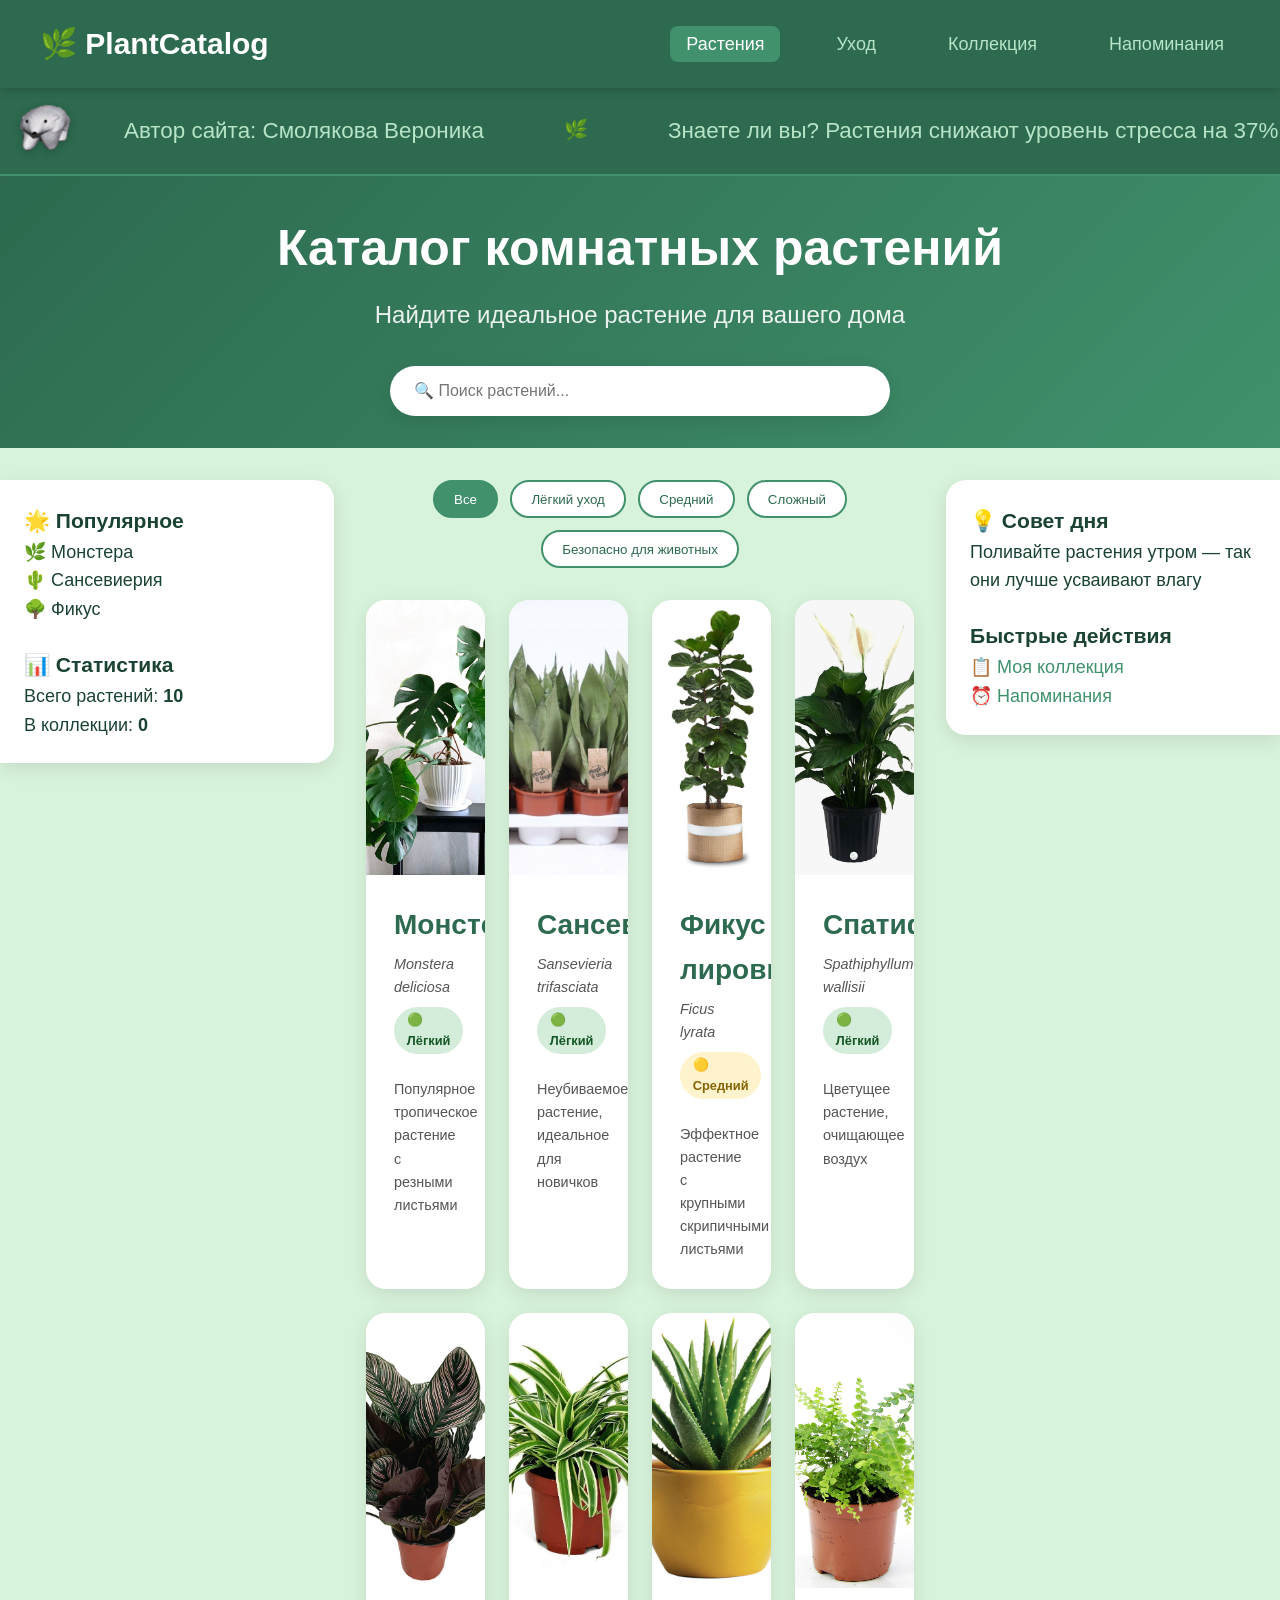
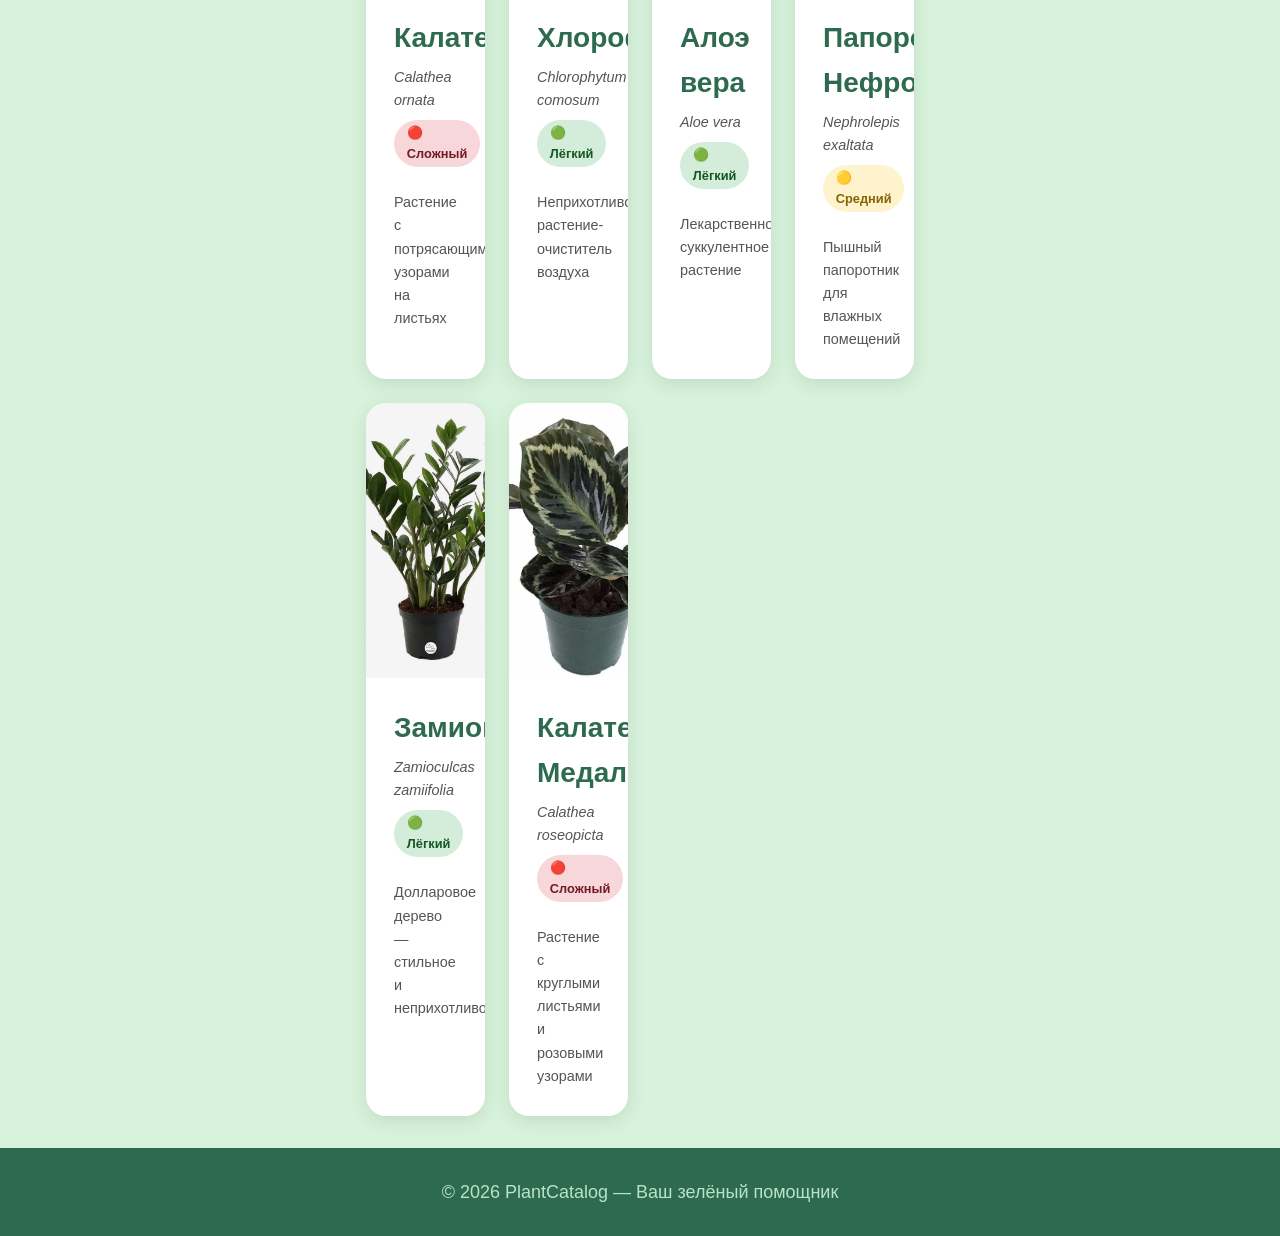
<file: index.html>
<!DOCTYPE html>
<html lang="ru">
<head>
    <meta charset="UTF-8">
    <meta name="viewport" content="width=device-width, initial-scale=1.0">
    <title> Каталог комнатных растений</title>
    <link rel="stylesheet" href="CSS/styles.css">
</head>
<body>
    <nav class="navbar">
        <div class="logo">🌿 PlantCatalog</div>
        <ul class="nav-links">
            <li><a href="index.html" class="active">Растения</a></li>
            <li><a href="care.html">Уход</a></li>
            <li><a href="collection.html">Коллекция</a></li>
            <li><a href="reminders.html">Напоминания</a></li>
        </ul>
        <button class="burger" onclick="toggleMenu()">☰</button>
    </nav>

    <div class="ticker-wrap">
        <div class="ticker">
            <div class="ticker-gif">
                <img src="images/polar_bear.gif" alt="pulling">
            </div>
            <div class="ticker-item">Автор сайта: Смолякова Вероника</div>
            <div class="ticker-item"><span class="sep">🌿</span></div>
            <div class="ticker-item">Знаете ли вы? Растения снижают уровень стресса на 37%</div>
            <div class="ticker-item"><span class="sep">🌿</span></div>
            <div class="ticker-item">Поливайте растения утром — так они лучше усваивают влагу</div>
            <div class="ticker-item"><span class="sep">🌿</span></div>
            <div class="ticker-item">Монстера может вырасти до 3 метров в домашних условиях</div>
            <div class="ticker-item"><span class="sep">🌿</span></div>
            <div class="ticker-item">Большинство растений любят яркий рассеянный свет, а не прямые лучи</div>
            <div class="ticker-item"><span class="sep">🌿</span></div>
            <div class="ticker-item">Папоротники отлично увлажняют воздух в комнате</div>
            <div class="ticker-item"><span class="sep">🌿</span></div>
            <div class="ticker-item">Удобряйте растения только в период роста — весной и летом</div>
            <div class="ticker-item"><span class="sep">🌿</span></div>
        </div>
    </div>

    <header class="hero">
        <h1>Каталог комнатных растений</h1>
        <p>Найдите идеальное растение для вашего дома</p>
        <div class="search-box">
            <input type="text" id="searchInput" placeholder="🔍 Поиск растений..." oninput="filterPlants()">
        </div>
    </header>

    <main class="main-layout">
        <!-- Левый сайдбар -->
        <aside class="sidebar">
            <h3>🌟 Популярное</h3>
            <div class="sidebar-item">🌿 Монстера</div>
            <div class="sidebar-item">🌵 Сансевиерия</div>
            <div class="sidebar-item">🌳 Фикус</div>
    
            <h3 style="margin-top:1.5rem;">📊 Статистика</h3>
            <div class="sidebar-item">Всего растений: <strong>10</strong></div>
            <div class="sidebar-item">В коллекции: <strong id="sidebarCount">0</strong></div>
        </aside>
    
        <!-- Центральный контент -->
        <div class="main-content">
            <div class="filter-bar">
                <button class="filter-btn active" data-filter="all">Все</button>
                <button class="filter-btn" data-filter="easy">Лёгкий уход</button>
                <button class="filter-btn" data-filter="medium">Средний</button>
                <button class="filter-btn" data-filter="hard">Сложный</button>
                <button class="filter-btn" data-filter="pet-safe">Безопасно для животных</button>
            </div>
    
            <div class="plant-grid" id="plantGrid"></div>
        </div>
    
        <!-- Правый сайдбар -->
        <aside class="sidebar">
            <h3>💡 Совет дня</h3>
            <div class="sidebar-item" id="dailyTip">
                Поливайте растения утром — так они лучше усваивают влагу
            </div>
            <h3 style="margin-top:1.5rem;">Быстрые действия</h3>
            <a href="collection.html" class="sidebar-item" style="text-decoration:none;color:var(--green-mid);display:block;">
                📋 Моя коллекция
        </a>
        <a href="reminders.html" class="sidebar-item" style="text-decoration:none;color:var(--green-mid);display:block;">
                ⏰ Напоминания
        </a>
        </aside>
    </main>

    <footer>
        <p>© 2026 PlantCatalog — Ваш зелёный помощник </p>
    </footer>

    <script src="app.js"></script>
    <script>
        document.addEventListener('DOMContentLoaded', () => {
            renderPlantGrid(plants);
            setupFilters();
            renderCollection();
        });
    </script>
</body>
</html>
</file>
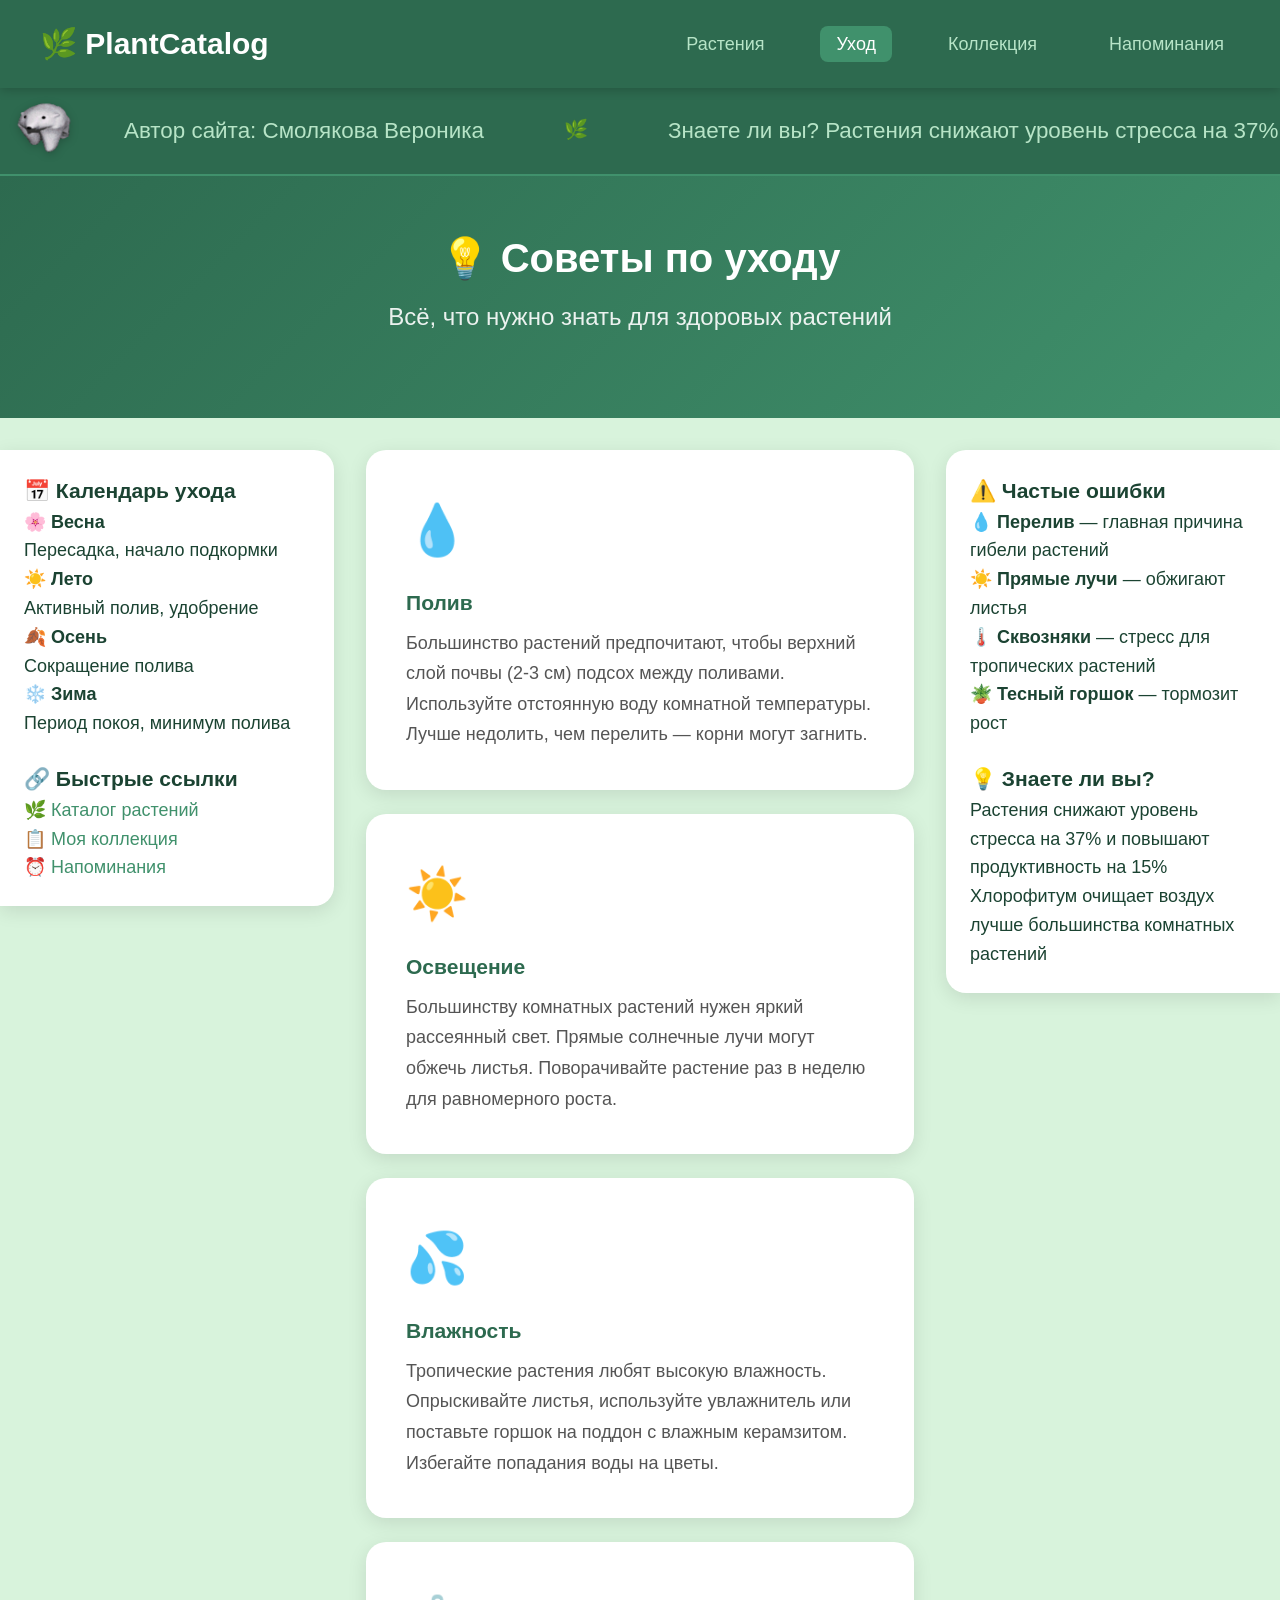
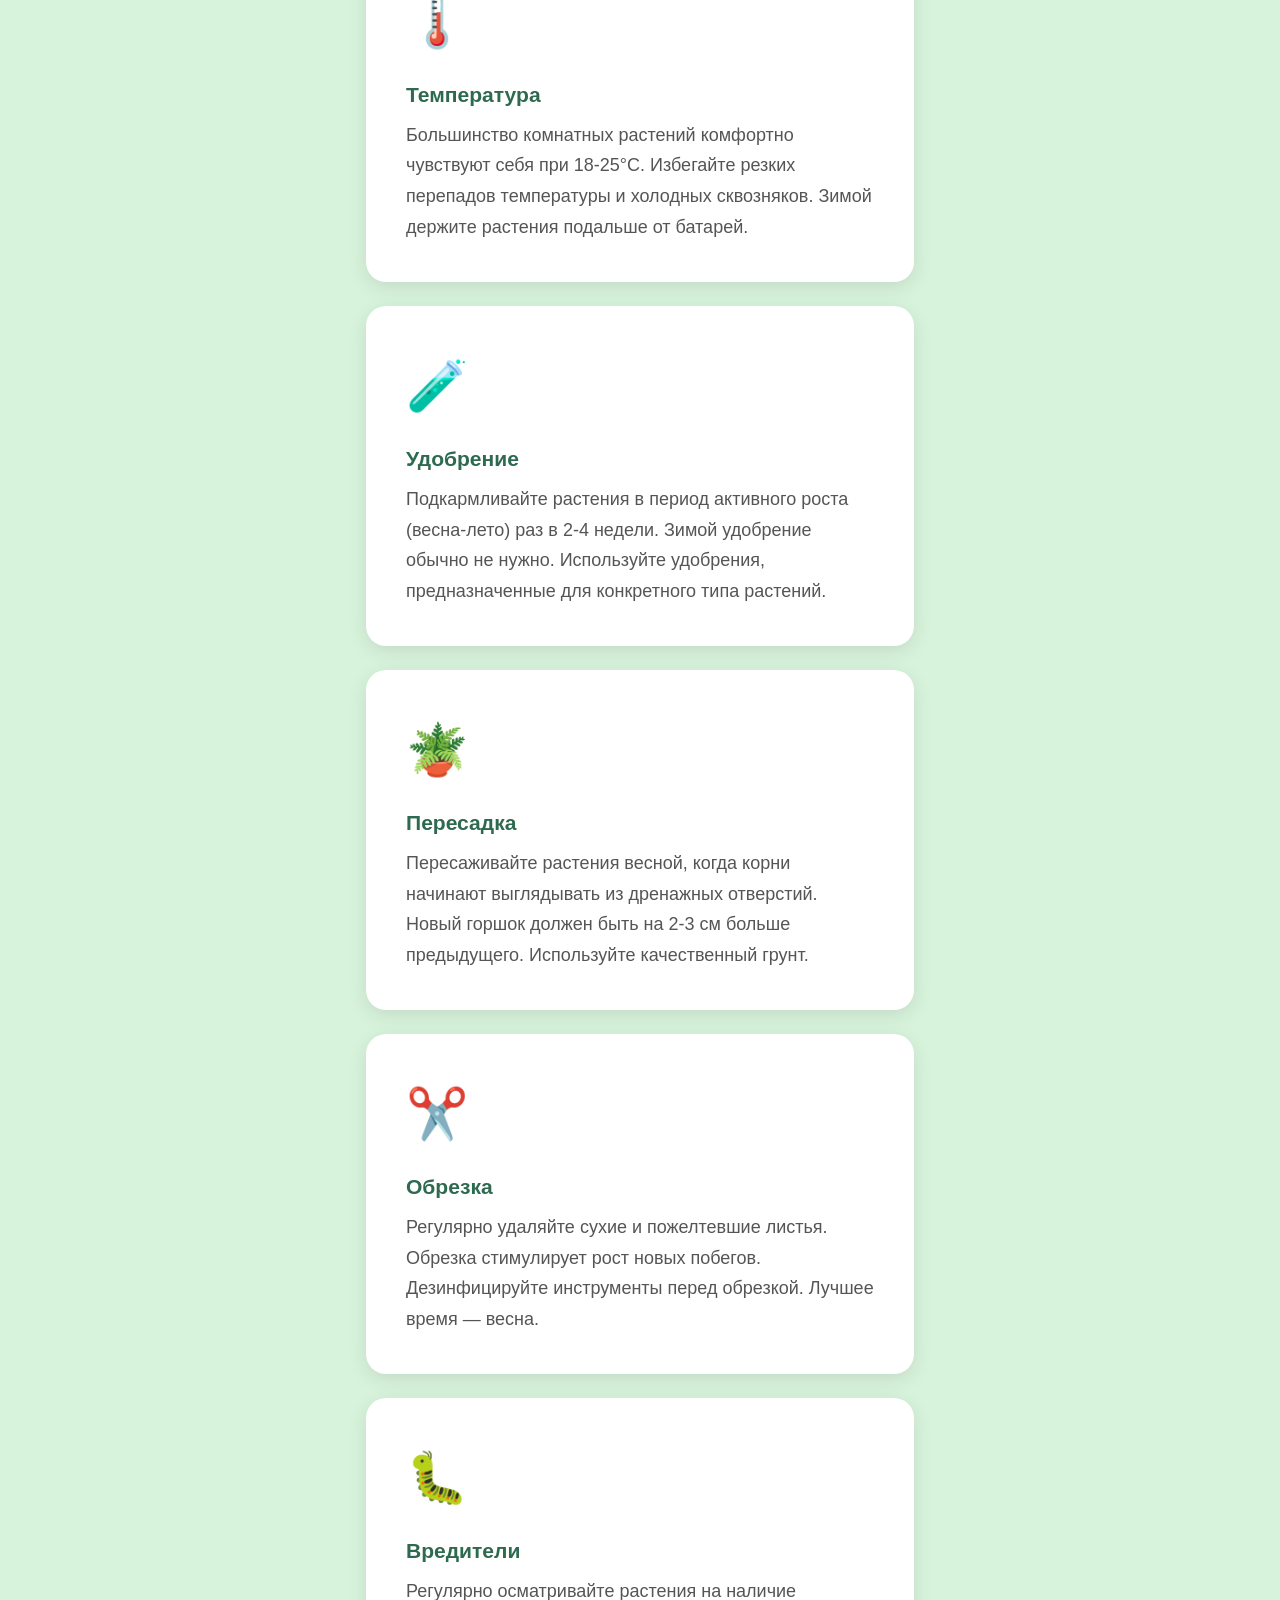
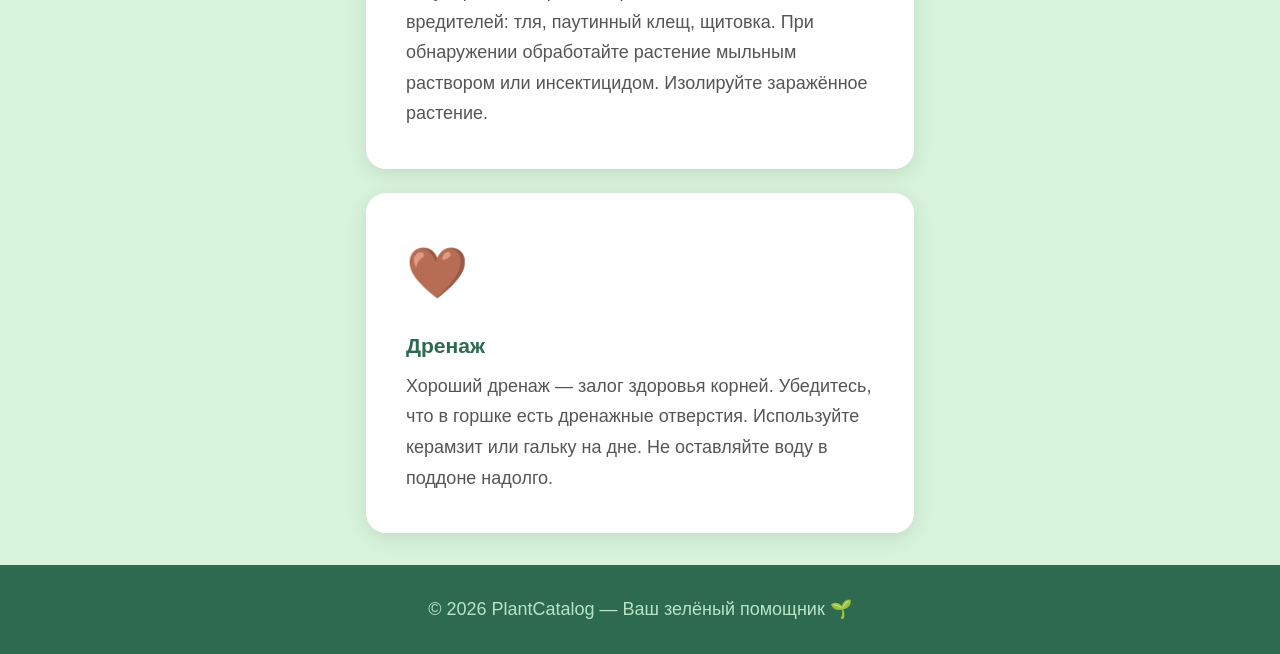
<file: care.html>
<!DOCTYPE html>
<html lang="ru">
<head>
    <meta charset="UTF-8">
    <meta name="viewport" content="width=device-width, initial-scale=1.0">
    <title>🌿 Уход за растениями — PlantCatalog</title>
    <link rel="stylesheet" href="CSS/styles.css">
</head>
<body>
    <nav class="navbar">
        <div class="logo">🌿 PlantCatalog</div>
        <ul class="nav-links">
            <li><a href="index.html">Растения</a></li>
            <li><a href="care.html" class="active">Уход</a></li>
            <li><a href="collection.html">Коллекция</a></li>
            <li><a href="reminders.html">Напоминания</a></li>
        </ul>
        <button class="burger" onclick="toggleMenu()">☰</button>
    </nav>

    <div class="ticker-wrap">
        <div class="ticker">
            <div class="ticker-gif">
                <img src="images/polar_bear.gif" alt="pulling">
            </div>
            <div class="ticker-item">Автор сайта: Смолякова Вероника</div>
            <div class="ticker-item"><span class="sep">🌿</span></div>
            <div class="ticker-item">Знаете ли вы? Растения снижают уровень стресса на 37%</div>
            <div class="ticker-item"><span class="sep">🌿</span></div>
            <div class="ticker-item">Поливайте растения утром — так они лучше усваивают влагу</div>
            <div class="ticker-item"><span class="sep">🌿</span></div>
            <div class="ticker-item">Монстера может вырасти до 3 метров в домашних условиях</div>
            <div class="ticker-item"><span class="sep">🌿</span></div>
            <div class="ticker-item">Большинство растений любят яркий рассеянный свет, а не прямые лучи</div>
            <div class="ticker-item"><span class="sep">🌿</span></div>
            <div class="ticker-item">Папоротники отлично увлажняют воздух в комнате</div>
            <div class="ticker-item"><span class="sep">🌿</span></div>
            <div class="ticker-item">Удобряйте растения только в период роста — весной и летом</div>
            <div class="ticker-item"><span class="sep"></span></div>
        </div>
    </div>

    <header class="hero small-hero">
        <h1>💡 Советы по уходу</h1>
        <p>Всё, что нужно знать для здоровых растений</p>
    </header>

<main class="main-layout">
    <!-- Левый сайдбар -->
    <aside class="sidebar">
        <h3>📅 Календарь ухода</h3>
        <div class="sidebar-item">🌸 <strong>Весна</strong><br>Пересадка, начало подкормки</div>
        <div class="sidebar-item">☀️ <strong>Лето</strong><br>Активный полив, удобрение</div>
        <div class="sidebar-item">🍂 <strong>Осень</strong><br>Сокращение полива</div>
        <div class="sidebar-item">❄️ <strong>Зима</strong><br>Период покоя, минимум полива</div>

        <h3 style="margin-top:1.5rem;">🔗 Быстрые ссылки</h3>
        <a href="index.html" class="sidebar-item" style="text-decoration:none;color:var(--green-mid);display:block;">
            🌿 Каталог растений
        </a>
        <a href="collection.html" class="sidebar-item" style="text-decoration:none;color:var(--green-mid);display:block;">
            📋 Моя коллекция
        </a>
        <a href="reminders.html" class="sidebar-item" style="text-decoration:none;color:var(--green-mid);display:block;">
            ⏰ Напоминания
        </a>
    </aside>

    <!-- Центральный контент -->
    <div class="main-content">
        <div class="care-grid" id="careGrid"></div>
    </div>

    <!-- Правый сайдбар -->
    <aside class="sidebar">
        <h3>⚠️ Частые ошибки</h3>
        <div class="sidebar-item">💧 <strong>Перелив</strong> — главная причина гибели растений</div>
        <div class="sidebar-item">☀️ <strong>Прямые лучи</strong> — обжигают листья</div>
        <div class="sidebar-item">🌡️ <strong>Сквозняки</strong> — стресс для тропических растений</div>
        <div class="sidebar-item">🪴 <strong>Тесный горшок</strong> — тормозит рост</div>

        <h3 style="margin-top:1.5rem;">💡 Знаете ли вы?</h3>
        <div class="sidebar-item">
            Растения снижают уровень стресса на 37% и повышают продуктивность на 15%
        </div>
        <div class="sidebar-item">
            Хлорофитум очищает воздух лучше большинства комнатных растений
        </div>
    </aside>
</main>

    <footer>
        <p>© 2026 PlantCatalog — Ваш зелёный помощник 🌱</p>
    </footer>

    <script src="app.js"></script>
    <script>
        document.addEventListener('DOMContentLoaded', renderCareTips);
    </script>
</body>
</html>
</file>
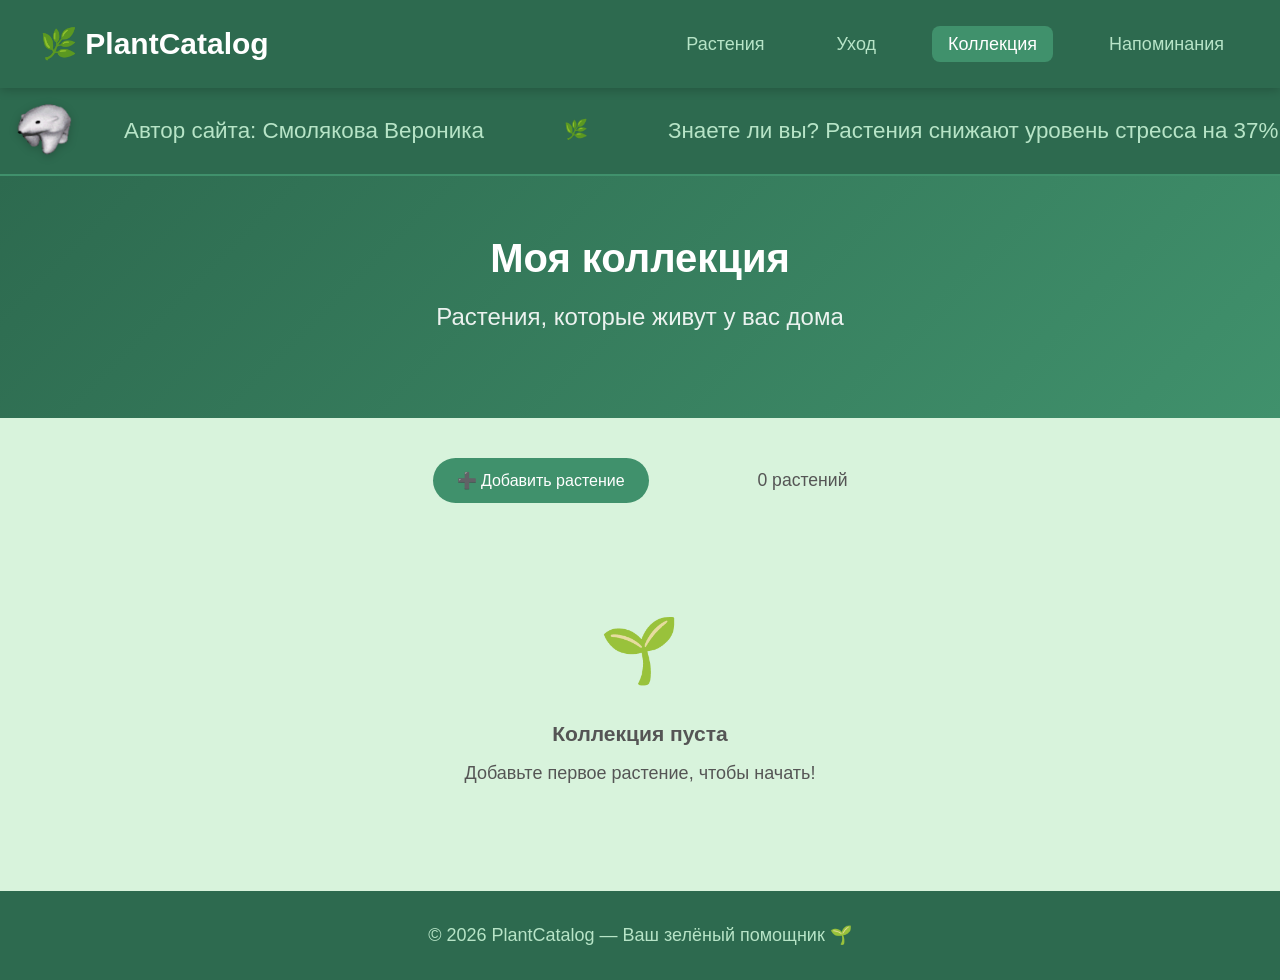
<file: collection.html>
<!DOCTYPE html>
<html lang="ru">
<head>
    <meta charset="UTF-8">
    <meta name="viewport" content="width=device-width, initial-scale=1.0">
    <title>🌿 Моя коллекция — PlantCatalog</title>
    <link rel="stylesheet" href="CSS/styles.css">
</head>
<body>
    <nav class="navbar">
        <div class="logo">🌿 PlantCatalog</div>
        <ul class="nav-links">
            <li><a href="index.html">Растения</a></li>
            <li><a href="care.html">Уход</a></li>
            <li><a href="collection.html" class="active">Коллекция</a></li>
            <li><a href="reminders.html">Напоминания</a></li>
        </ul>
        <button class="burger" onclick="toggleMenu()">☰</button>
    </nav>

    <div class="ticker-wrap">
        <div class="ticker">
            <div class="ticker-gif">
                <img src="images/polar_bear.gif" alt="pulling">
            </div>
            <div class="ticker-item">Автор сайта: Смолякова Вероника</div>
            <div class="ticker-item"><span class="sep">🌿</span></div>
            <div class="ticker-item">Знаете ли вы? Растения снижают уровень стресса на 37%</div>
            <div class="ticker-item"><span class="sep">🌿</span></div>
            <div class="ticker-item">Поливайте растения утром — так они лучше усваивают влагу</div>
            <div class="ticker-item"><span class="sep">🌿</span></div>
            <div class="ticker-item">Монстера может вырасти до 3 метров в домашних условиях</div>
            <div class="ticker-item"><span class="sep">🌿</span></div>
            <div class="ticker-item">Большинство растений любят яркий рассеянный свет, а не прямые лучи</div>
            <div class="ticker-item"><span class="sep">🌿</span></div>
            <div class="ticker-item">Папоротники отлично увлажняют воздух в комнате</div>
            <div class="ticker-item"><span class="sep">🌿</span></div>
            <div class="ticker-item">Удобряйте растения только в период роста — весной и летом</div>
            <div class="ticker-item"><span class="sep"></span></div>
        </div>
    </div>

    <header class="hero small-hero">
        <h1> Моя коллекция</h1>
        <p>Растения, которые живут у вас дома</p>
    </header>

    <main class="container">
        <div class="collection-actions">
            <button class="btn-primary" onclick="openAddModal()">➕ Добавить растение</button>
            <span class="collection-count" id="collectionCount">0 растений</span>
        </div>

        <div class="plant-grid" id="collectionGrid">
            <!-- Заполняется через JS -->
        </div>

        <div class="empty-state" id="emptyState" style="display:none;">
            <div class="empty-icon">🌱</div>
            <h3>Коллекция пуста</h3>
            <p>Добавьте первое растение, чтобы начать!</p>
        </div>
    </main>

    <!-- Модальное окно добавления -->
    <div class="modal-overlay" id="addModal">
        <div class="modal">
            <h2>➕ Добавить растение в коллекцию</h2>
            <form id="addPlantForm">
                <label>Название растения:
                    <select id="addPlantSelect" required></select>
                </label>
                <label>Никнейм (как вы его называете):
                    <input type="text" id="addPlantNickname" placeholder="Например: Фикус Боря">
                </label>
                <label>Дата приобретения:
                    <input type="date" id="addPlantDate">
                </label>
                <label>Местоположение:
                    <input type="text" id="addPlantLocation" placeholder="Например: Подоконник на кухне">
                </label>
                <div class="modal-buttons">
                    <button type="submit" class="btn-primary">Добавить</button>
                    <button type="button" class="btn-secondary" onclick="closeAddModal()">Отмена</button>
                </div>
            </form>
        </div>
    </div>

    <footer>
        <p>© 2026 PlantCatalog — Ваш зелёный помощник 🌱</p>
    </footer>

    <script src="app.js"></script>
    <script>
        document.addEventListener('DOMContentLoaded', () => {
            renderCollection();
            populatePlantSelect();
        });
    </script>
</body>
</html>
</file>
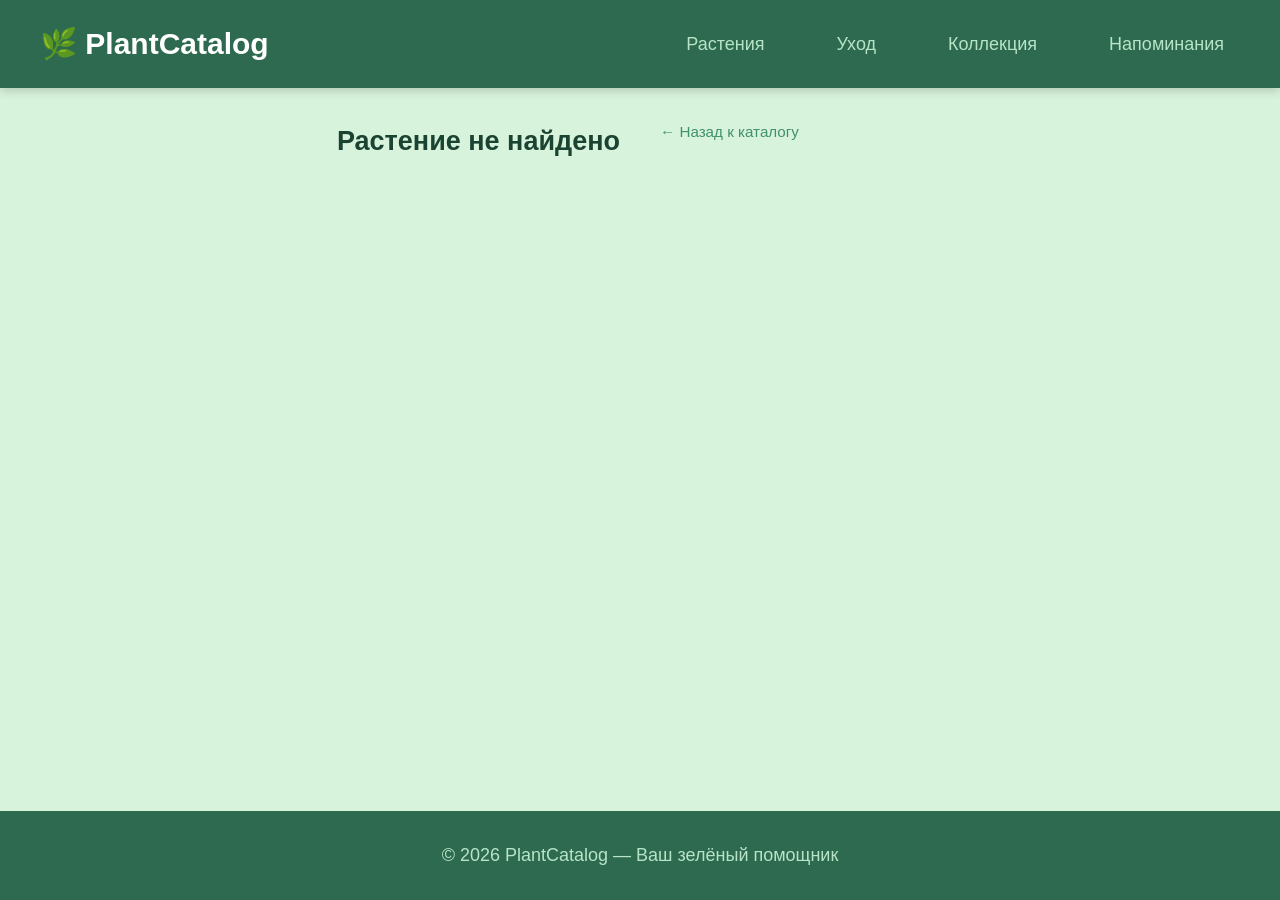
<file: plant.html>
<!DOCTYPE html>
<html lang="ru">
<head>
    <meta charset="UTF-8">
    <meta name="viewport" content="width=device-width, initial-scale=1.0">
    <title> Растение — PlantCatalog</title>
    <link rel="stylesheet" href="CSS/styles.css">
</head>
    <!-- Модальное окно добавления в коллекцию -->
    <div class="modal-overlay" id="addModal">
        <div class="modal">
            <h2>➕ Добавить растение в коллекцию</h2>
            <form id="addPlantForm">
                <label>Название растения:
                    <input type="text" id="addPlantName" readonly style="background:#f0f0f0;">
                </label>
                <label>Никнейм (как вы его называете):
                    <input type="text" id="addPlantNickname" placeholder="Например: Фикус Боря">
                </label>
                <label>Дата приобретения:
                    <input type="date" id="addPlantDate">
                </label>
                <label>Местоположение:
                    <input type="text" id="addPlantLocation" placeholder="Например: Подоконник на кухне">
                </label>
                <div class="modal-buttons">
                    <button type="submit" class="btn-primary">Добавить</button>
                    <button type="button" class="btn-secondary" onclick="closeAddModal()">Отмена</button>
                </div>
            </form>
        </div>
    </div>

    <script src="app.js"></script>
    <script>
        document.addEventListener('DOMContentLoaded', () => {
            const params = new URLSearchParams(window.location.search);
            const id = parseInt(params.get('id'));
            renderPlantDetail(id);
            setupAddForm(id);
        });
    </script>
    
<body>
    <nav class="navbar">
        <div class="logo">🌿 PlantCatalog</div>
        <ul class="nav-links">
            <li><a href="index.html">Растения</a></li>
            <li><a href="care.html">Уход</a></li>
            <li><a href="collection.html">Коллекция</a></li>
            <li><a href="reminders.html">Напоминания</a></li>
        </ul>
        <button class="burger" onclick="toggleMenu()">☰</button>
    </nav>

    <main class="container plant-detail" id="plantDetail">
        <!-- Заполняется через JS -->
    </main>

    <footer>
        <p>© 2026 PlantCatalog — Ваш зелёный помощник </p>
    </footer>

    <script src="app.js"></script>
    <script>
        document.addEventListener('DOMContentLoaded', () => {
            const params = new URLSearchParams(window.location.search);
            const id = parseInt(params.get('id'));
            renderPlantDetail(id);
        });
    </script>
</body>
</html>
</file>
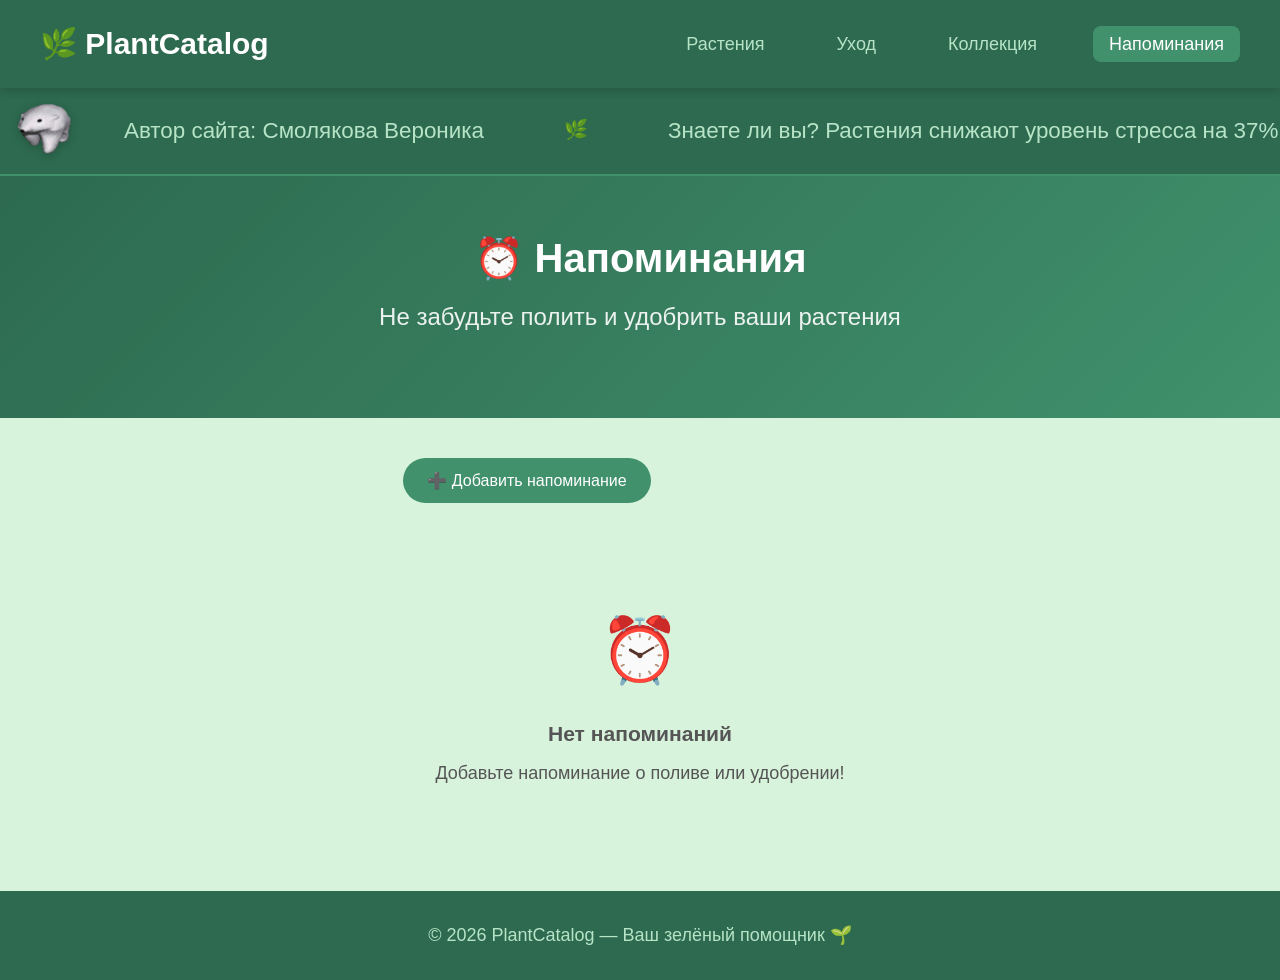
<file: reminders.html>
<!DOCTYPE html>
<html lang="ru">
<head>
    <meta charset="UTF-8">
    <meta name="viewport" content="width=device-width, initial-scale=1.0">
    <title> Напоминания — PlantCatalog</title>
    <link rel="stylesheet" href="CSS/styles.css">
</head>
<body>
    <nav class="navbar">
        <div class="logo">🌿 PlantCatalog</div>
        <ul class="nav-links">
            <li><a href="index.html">Растения</a></li>
            <li><a href="care.html">Уход</a></li>
            <li><a href="collection.html">Коллекция</a></li>
            <li><a href="reminders.html" class="active">Напоминания</a></li>
        </ul>
        <button class="burger" onclick="toggleMenu()">☰</button>
    </nav>

    <div class="ticker-wrap">
        <div class="ticker">
            <div class="ticker-gif">
                <img src="images/polar_bear.gif" alt="pulling">
            </div>
            <div class="ticker-item">Автор сайта: Смолякова Вероника</div>
            <div class="ticker-item"><span class="sep">🌿</span></div>
            <div class="ticker-item">Знаете ли вы? Растения снижают уровень стресса на 37%</div>
            <div class="ticker-item"><span class="sep">🌿</span></div>
            <div class="ticker-item">Поливайте растения утром — так они лучше усваивают влагу</div>
            <div class="ticker-item"><span class="sep">🌿</span></div>
            <div class="ticker-item">Монстера может вырасти до 3 метров в домашних условиях</div>
            <div class="ticker-item"><span class="sep">🌿</span></div>
            <div class="ticker-item">Большинство растений любят яркий рассеянный свет, а не прямые лучи</div>
            <div class="ticker-item"><span class="sep">🌿</span></div>
            <div class="ticker-item">Папоротники отлично увлажняют воздух в комнате</div>
            <div class="ticker-item"><span class="sep">🌿</span></div>
            <div class="ticker-item">Удобряйте растения только в период роста — весной и летом</div>
            <div class="ticker-item"><span class="sep"></span></div>
        </div>
    </div>

    <header class="hero small-hero">
        <h1>⏰ Напоминания</h1>
        <p>Не забудьте полить и удобрить ваши растения</p>
    </header>

    <main class="container">
        <div class="reminders-actions">
            <button class="btn-primary" onclick="openReminderModal()">➕ Добавить напоминание</button>
        </div>

        <div class="reminders-list" id="remindersList">
            <!-- Заполняется через JS -->
        </div>

        <div class="empty-state" id="emptyReminders" style="display:none;">
            <div class="empty-icon">⏰</div>
            <h3>Нет напоминаний</h3>
            <p>Добавьте напоминание о поливе или удобрении!</p>
        </div>
    </main>

    <!-- Модальное окно напоминания -->
    <div class="modal-overlay" id="reminderModal">
        <div class="modal">
            <h2> Новое напоминание</h2>
            <form id="reminderForm">
                <label>Растение из коллекции:
                    <select id="reminderPlant" required></select>
                </label>
                <label>Тип напоминания:
                    <select id="reminderType" required>
                        <option value="water">💧 Полив</option>
                        <option value="fertilize">🧪 Удобрение</option>
                        <option value="repot">🪴 Пересадка</option>
                        <option value="prune">️ Обрезка</option>
                        <option value="mist">💨 Опрыскивание</option>
                    </select>
                </label>
                <label>Дата:
                    <input type="date" id="reminderDate" required>
                </label>
                <label>Заметка:
                    <input type="text" id="reminderNote" placeholder="Дополнительная информация">
                </label>
                <label>Повторять каждые (дней, 0 = без повтора):
                    <input type="number" id="reminderRepeat" min="0" value="7">
                </label>
                <div class="modal-buttons">
                    <button type="submit" class="btn-primary">Сохранить</button>
                    <button type="button" class="btn-secondary" onclick="closeReminderModal()">Отмена</button>
                </div>
            </form>
        </div>
    </div>

    <footer>
        <p>© 2026 PlantCatalog — Ваш зелёный помощник 🌱</p>
    </footer>

    <script src="app.js"></script>
    <script>
        document.addEventListener('DOMContentLoaded', () => {
            renderReminders();
            populateReminderPlantSelect();
            checkReminders();
        });
    </script>
</body>
</html>
</file>
<file: CSS/styles.css>
/* ===== СБРОС И БАЗОВЫЕ СТИЛИ ===== */
* {
    margin: 0;
    padding: 0;
    box-sizing: border-box;
}

:root {
    --green-dark: #2d6a4f;
    --green-mid: #40916c;
    --green-light: #52b788;
    --green-pale: #b7e4c7;
    --green-bg: #d8f3dc;
    --cream: #fefae0;
    --brown: #6b4226;
    --text: #1b4332;
    --text-light: #555;
    --white: #ffffff;
    --shadow: 0 5px 19px rgba(0,0,0,0.1);
    --shadow-hover: 0 10px 31px rgba(0,0,0,0.15);
    --radius: 20px; 
    --transition: all 0.3s ease;
}

body {
    font-family: 'Segoe UI', Tahoma, Geneva, Verdana, sans-serif;
    font-size: 1.125rem;     /* было 1rem (~16px → 18px) */
    background: var(--green-bg);
    color: var(--text);
    line-height: 1.6;
    min-height: 100vh;
    display: flex;
    flex-direction: column;
}

/* ===== НАВИГАЦИЯ ===== */
.navbar {
    background: var(--green-dark);
    padding: 1.25rem 2.5rem;
    display: flex;
    justify-content: space-between;
    align-items: center;
    position: sticky;
    top: 0;
    z-index: 100;
    box-shadow: 0 2px 10px rgba(0,0,0,0.2);
}

.logo {
    font-size: 1.875rem;
    font-weight: bold;
    color: var(--white);
}

.nav-links {
    list-style: none;
    display: flex;
    gap: 2.5rem;
}

.nav-links a {
    color: var(--green-pale);
    text-decoration: none;
    font-weight: 500;
    transition: var(--transition);
    padding: 0.5rem 1rem;
    border-radius: 8px;
}

.nav-links a:hover,
.nav-links a.active {
    color: var(--white);
    background: var(--green-mid);
}

.burger {
    display: none;
    background: none;
    border: none;
    color: var(--white);
    font-size: 1.5rem;
    cursor: pointer;
}

/* ===== HERO ===== */
.hero {
    background: linear-gradient(135deg, var(--green-dark), var(--green-mid));
    color: var(--white);
    text-align: center;
    padding: 2rem 2.5rem;
}

.hero h1 {
    font-size: 3.125rem;
    margin-bottom: 0.5rem;
}

.hero p {
    font-size: 1.5rem;
    opacity: 0.9;
    margin-bottom: 2rem;
}

.small-hero {
    padding: 3.125rem 2.5rem;
}

.small-hero h1 {
    font-size: 2.5rem; 
}

.search-box {
    max-width: 500px;
    margin: 0 auto;
}

.search-box input {
    width: 100%;
    padding: 1rem 1.5rem;
    border: none;
    border-radius: 50px;
    font-size: 1rem;
    outline: none;
    box-shadow: var(--shadow);
}

/* ===== КОНТЕЙНЕР ===== */
.container {
    max-width: 1500px; 
    margin: 0 auto;
    padding: 2.5rem;   
    flex: 1;
}

/* ===== ФИЛЬТРЫ ===== */
.filter-bar {
    display: flex;
    gap: 0.75rem;
    flex-wrap: wrap;
    margin-bottom: 2rem;
    justify-content: center;
}

.filter-btn {
    padding: 0.6rem 1.2rem;
    border: 2px solid var(--green-mid);
    background: var(--white);
    color: var(--green-dark);
    border-radius: 50px;
    cursor: pointer;
    font-weight: 500;
    transition: var(--transition);
}

.filter-btn:hover,
.filter-btn.active {
    background: var(--green-mid);
    color: var(--white);
}

/* ===== СЕТКА РАСТЕНИЙ ===== */
.plant-grid {
    display: grid;
    grid-template-columns: repeat(4, 1fr);
    gap: 1.875rem;
}

.plant-card {
    background: var(--white);
    border-radius: var(--radius);
    overflow: hidden;
    box-shadow: var(--shadow);
    transition: var(--transition);
    cursor: pointer;
}

.plant-card:hover {
    transform: translateY(-5px);
    box-shadow: var(--shadow-hover);
}

.plant-card-image {
    width: 100%;
    height: 275px;
    object-fit: cover;
    background: var(--green-pale);
    display: flex;
    align-items: center;
    justify-content: center;
    font-size: 45.625rem;
}

.plant-card-body {
    padding: 1.75rem;
}

.plant-card-body h3 {
    font-size: 1.75rem;
    margin-bottom: 0.3rem;
    color: var(--green-dark);
}

.plant-card-body .latin-name {
    font-style: italic;
    color: var(--text-light);
    font-size: 0.9rem;
    margin-bottom: 0.5rem;
}

.plant-card-body .difficulty {
    display: inline-block;
    padding: 0.2rem 0.8rem;
    border-radius: 50px;
    font-size: 0.8rem;
    font-weight: 600;
}

.difficulty {
    display: inline-block;
    padding: 0.3rem 0.9rem;
    border-radius: 50px;
    font-size: 0.85rem;
    font-weight: 600;
    margin-bottom: 1rem;
}

.difficulty-easy {
    background: #d4edda;
    color: #155724;
}

.difficulty-medium {
    background: #fff3cd;
    color: #856404;
}

.difficulty-hard {
    background: #f8d7da;
    color: #721c24;
}

.plant-card-body .short-desc {
    margin-top: 0.5rem;
    color: var(--text-light);
    font-size: 0.9rem;
}

/* ===== ДЕТАЛЬНАЯ СТРАНИЦА РАСТЕНИЯ ===== */
.plant-detail {
    display: grid;
    grid-template-columns: 1fr 1fr;
    gap: 2.5rem;
    align-items: start;
    padding-top: 2rem;
}

.plant-detail-image {
    background: var(--green-pale);
    border-radius: var(--radius);
    height: 500px;
    display: flex;
    align-items: center;
    justify-content: center;
    font-size: 10rem;
    box-shadow: var(--shadow);
}

.plant-detail-info {
    background: var(--white);
    border-radius: var(--radius);
    padding: 3.125rem;
    box-shadow: var(--shadow);
}

.plant-detail-info h1 {
    font-size: 2.5rem;
    color: var(--green-dark);
    margin-bottom: 0.3rem;
}

.plant-detail-info .latin {
    font-style: italic;
    color: var(--text-light);
    margin-bottom: 1rem;
}

.plant-detail-info .description {
    margin-bottom: 1.5rem;
    line-height: 1.8;
}

.care-info {
    display: grid;
    grid-template-columns: 1fr 1fr;
    gap: 1rem;
    margin-bottom: 1.5rem;
}

.care-item {
    background: var(--green-bg);
    padding: 1rem;
    border-radius: 12px;
    text-align: center;
}

.care-item .icon {
    font-size: 1.5rem;
    margin-bottom: 0.3rem;
}

.care-item .label {
    font-size: 0.8rem;
    color: var(--text-light);
}

.care-item .value {
    font-weight: 600;
    color: var(--green-dark);
}

.btn-add-collection {
    padding: 0.8rem 2rem;
    background: var(--green-mid);
    color: var(--white);
    border: none;
    border-radius: 50px;
    font-size: 1rem;
    cursor: pointer;
    transition: var(--transition);
    margin-right: 0.5rem;
    font-weight: 500;
}

.btn-add-collection:hover {
    background: var(--green-dark);
}

.btn-add-collection.added {
    background: var(--green-pale);
    color: var(--green-dark);
}

.btn-back {
    display: inline-block;
    margin-bottom: 1rem;
    color: var(--green-mid);
    text-decoration: none;
    font-weight: 500;
    font-size: 0.95rem;
}

.btn-back:hover {
    color: var(--green-dark);
}

/* ===== СОВЕТЫ ПО УХОДУ ===== */
.care-grid {
    display: grid;
    grid-template-columns: repeat(auto-fill, minmax(420px, 1fr));
    gap: 1.5rem;
}

.care-card {
    background: var(--white);
    border-radius: var(--radius);
    padding: 2.5rem;
    box-shadow: var(--shadow);
    transition: var(--transition);
}

.care-card:hover {
    transform: translateY(-3px);
    box-shadow: var(--shadow-hover);
}

.care-card .care-icon {
    font-size: 3.125rem;
    margin-bottom: 1rem;
}

.care-card h3 {
    color: var(--green-dark);
    margin-bottom: 0.5rem;
}

.care-card p {
    color: var(--text-light);
    line-height: 1.7;
}

/* ===== КОЛЛЕКЦИЯ ===== */
.collection-actions {
    display: flex;
    justify-content: space-between;
    align-items: center;
    margin-bottom: 2rem;
    flex-wrap: wrap;
    gap: 1rem;
}

.collection-count {
    font-size: 1.1rem;
    color: var(--text-light);
}

.btn-primary {
    padding: 0.8rem 1.5rem;
    background: var(--green-mid);
    color: var(--white);
    border: none;
    border-radius: 50px;
    font-size: 1rem;
    cursor: pointer;
    transition: var(--transition);
    font-weight: 500;
}

.btn-primary:hover {
    background: var(--green-dark);
}

.btn-secondary {
    padding: 0.8rem 1.5rem;
    background: #eee;
    color: var(--text);
    border: none;
    border-radius: 50px;
    font-size: 1rem;
    cursor: pointer;
    transition: var(--transition);
}

.btn-secondary:hover {
    background: #ddd;
}

.btn-danger {
    padding: 0.5rem 1rem;
    background: #e74c3c;
    color: white;
    border: none;
    border-radius: 8px;
    cursor: pointer;
    font-size: 0.85rem;
    transition: var(--transition);
}

.btn-danger:hover {
    background: #c0392b;
}

.empty-state {
    text-align: center;
    padding: 4rem 2rem;
    color: var(--text-light);
}

.empty-state .empty-icon {
    font-size: 4rem;
    margin-bottom: 1rem;
}

.empty-state h3 {
    margin-bottom: 0.5rem;
}

/* ===== НАПОМИНАНИЯ ===== */
.reminders-actions {
    margin-bottom: 2rem;
}

.reminders-list {
    display: flex;
    flex-direction: column;
    gap: 1rem;
}

.reminder-item {
    background: var(--white);
    border-radius: var(--radius);
    padding: 1.875rem;
    box-shadow: var(--shadow);
    display: flex;
    justify-content: space-between;
    align-items: center;
    flex-wrap: wrap;
    gap: 1rem;
    transition: var(--transition);
}

.reminder-item.overdue {
    border-left: 4px solid #e74c3c;
}

.reminder-item.upcoming {
    border-left: 4px solid #f39c12;
}

.reminder-item.done {
    border-left: 4px solid var(--green-light);
    opacity: 0.7;
}

.reminder-info h3 {
    color: var(--green-dark);
    margin-bottom: 0.3rem;
}

.reminder-info p {
    color: var(--text-light);
    font-size: 0.9rem;
}

.reminder-date {
    font-weight: 600;
    color: var(--green-dark);
}

.reminder-actions {
    display: flex;
    gap: 0.5rem;
}

.btn-done {
    padding: 0.5rem 1rem;
    background: var(--green-light);
    color: white;
    border: none;
    border-radius: 8px;
    cursor: pointer;
    font-size: 0.85rem;
}

.btn-done:hover {
    background: var(--green-mid);
}

/* ===== МОДАЛЬНЫЕ ОКНА ===== */
.modal-overlay {
    display: none;
    position: fixed;
    top: 0;
    left: 0;
    width: 100%;
    height: 100%;
    background: rgba(0,0,0,0.5);
    z-index: 200;
    justify-content: center;
    align-items: center;
}

.modal-overlay.active {
    display: flex;
}

.modal {
    background: var(--white);
    border-radius: var(--radius);
    padding: 2.5rem;
    max-width: 625px;
    width: 90%;
    max-height: 90vh;
    overflow-y: auto;
    box-shadow: var(--shadow-hover);
}

.modal h2 {
    color: var(--green-dark);
    margin-bottom: 1.75rem;
}

.modal label {
    display: block;
    margin-bottom: 1rem;
    font-weight: 500;
    color: var(--text);
}

.modal input,
.modal select {
    width: 100%;
    padding: 0.7rem 1rem;
    border: 2px solid var(--green-pale);
    border-radius: 10px;
    font-size: 1rem;
    margin-top: 0.3rem;
    outline: none;
    transition: var(--transition);
}

.modal input:focus,
.modal select:focus {
    border-color: var(--green-mid);
}

.modal-buttons {
    display: flex;
    gap: 1rem;
    margin-top: 1.5rem;
}

/* ===== ФУТЕР ===== */
footer {
    background: var(--green-dark);
    color: var(--green-pale);
    text-align: center;
    padding: 1.875rem;
    margin-top: auto;
}

/* ===== АДАПТИВНОСТЬ ===== */
    @media (max-width: 768px) {
    .nav-links {
        display: none;
        position: absolute;
        top: 100%;
        left: 0;
        right: 0;
        background: var(--green-dark);
        flex-direction: column;
        padding: 1rem;
        gap: 0.5rem;
    }

    .nav-links.show {
        display: flex;
    }

    .burger {
        display: block;
    }

    .hero h1 {
        font-size: 1.8rem;
    }

    .plant-detail {
        grid-template-columns: 1fr;
    }

    .plant-detail-image {
        height: 250px;
        font-size: 5rem;
    }

    .care-info {
        grid-template-columns: 1fr;
    }

    /* Адаптивная сетка каталога */
    .plant-grid {
        grid-template-columns: repeat(2, 1fr);  /* 2 колонки на планшете */
    }
}

/* Дополнительный брейкпоинт для мобильных */
@media (max-width: 768px) {
    .nav-links {
        display: none;
        position: absolute;
        top: 100%;
        left: 0;
        right: 0;
        background: var(--green-dark);
        flex-direction: column;
        padding: 1rem;
        gap: 0.5rem;
    }

    .nav-links.show {
        display: flex;
    }

    .burger {
        display: block;
    }

    .hero h1 {
        font-size: 1.8rem;
    }    
        .plant-detail {
            grid-template-columns: 1fr;
        }
    
        .plant-detail-info {
            padding: 1.5rem;
        }
    
        .plant-detail-image {
            height: 250px;
            font-size: 5rem;
        }
    
        .care-info {
            grid-template-columns: 1fr;
        }
    
        .plant-grid {
            grid-template-columns: repeat(2, 1fr);
        }
    }

/* Дополнительный брейкпоинт для мобильных */
@media (max-width: 480px) {
    .plant-grid {
        grid-template-columns: 1fr;  /* 1 колонка на телефоне */
    }
}

/* ===== УВЕДОМЛЕНИЕ ===== */
.toast {
    position: fixed;
    bottom: 2rem;
    right: 2rem;
    background: var(--green-mid);
    color: white;
    padding: 1rem 1.5rem;
    border-radius: 12px;
    box-shadow: var(--shadow-hover);
    z-index: 300;
    animation: slideIn 0.3s ease;
}

@keyframes slideIn {
    from {
        transform: translateX(100%);
        opacity: 0;
    }
    to {
        transform: translateX(0);
        opacity: 1;
    }
}

.plant-card-img {
    width: 100%;
    height: 100%;
    object-fit: cover;
    display: block;
}

.plant-detail-img {
    width: 100%;
    height: 100%;
    object-fit: cover;
    display: block;
    border-radius: var(--radius);
}

/* Фолбэк: если картинка не загрузилась — показать эмодзи */
.plant-card-image img:not([src]),
.plant-card-image img[src=""] {
    display: none;
}

/* ===== БЕГУЩАЯ СТРОКА ===== */
.ticker-wrap {
    width: 100%;
    overflow: hidden;
    background: var(--green-dark);
    color: var(--green-pale);
    padding: 0.8rem 0;
    border-bottom: 2px solid var(--green-mid);
    position: relative;
    z-index: 99;
}

.ticker {
    display: flex;
    width: max-content;   /* было fit-content */
    animation: ticker 60s linear infinite;
    white-space: nowrap;
}

.ticker-item {
    display: inline-flex;
    align-items: center;
    padding: 0 2rem;
    font-size: 1.4rem;
    font-weight: 500;
}

.ticker-item .sep {
    color: var(--green-light);
    margin: 0 1rem;
    font-size: 1.2rem;
}

@keyframes ticker {
    0% {
        transform: translateX(100vw);   /* начинается за правым краем экрана */
    }
    100% {
        transform: translateX(-100%);   /* уходит за левый край */
    }
}

/* GIF-тягач */
.ticker-gif {
    display: inline-flex;
    align-items: center;
    padding: 0 1rem;
}

.ticker-gif img {
    height: 60px;
    width: auto;
    display: block;
    filter: drop-shadow(0 2px 4px rgba(0,0,0,0.2));
}

/* Сайдбары и раскладка */
.main-layout {
    display: grid;
    grid-template-columns: 350px 1fr 350px;
    gap: 0;                   /* убираем gap между колонками */
    max-width: 100%;
    margin: 0;
    padding: 2rem 0;
    align-items: start;
}

.sidebar {
    background: var(--white);
    border-radius: 0;         /* убираем скругление у краёв */
    padding: 1.5rem;
    box-shadow: none;         /* убираем тень у краёв */
    height: fit-content;
    position: sticky;
    top: 5rem;
}

.sidebar:first-child {
    border-radius: 0 var(--radius) var(--radius) 0;  /* скругление только справа */
    margin-right: 1rem;
    box-shadow: var(--shadow);
}

.sidebar:last-child {
    border-radius: var(--radius) 0 0 var(--radius);  /* скругление только слева */
    margin-left: 1rem;
    box-shadow: var(--shadow);
}

.main-content {
    min-width: 0;
    padding: 0 1rem;
}

/* Фильтры по центру */
.filter-bar {
    display: flex;
    gap: 0.75rem;
    flex-wrap: wrap;
    margin-bottom: 2rem;
    justify-content: center;
}

/* Сетка растений */
.plant-grid {
    display: grid;
    grid-template-columns: repeat(4, 1fr);
    gap: 1.5rem;
}

/* Адаптивность */
@media (max-width: 1200px) {
    .main-layout {
        grid-template-columns: 1fr;
    }
    .sidebar {
        display: none;
    }
    .plant-grid {
        grid-template-columns: repeat(2, 1fr);
    }
}

@media (max-width: 480px) {
    .plant-grid {
        grid-template-columns: 1fr;
    }
}
</file>
